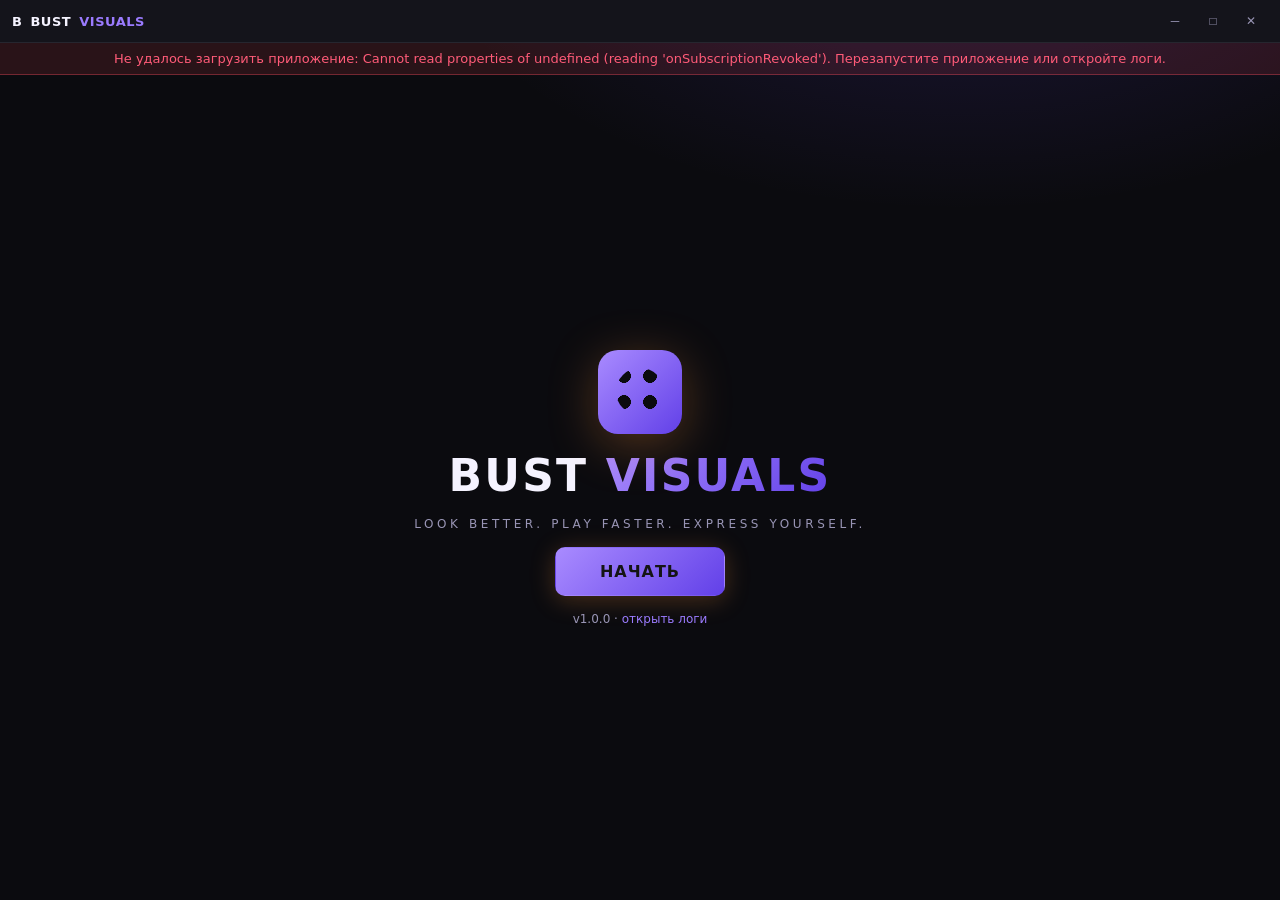
<file: launcher/src/renderer/index.html>
<!DOCTYPE html>
<html lang="ru">
<head>
<meta charset="UTF-8">
<meta http-equiv="Content-Security-Policy" content="default-src 'self'; img-src 'self' https://mc-heads.net data:; style-src 'self' 'unsafe-inline'">
<title>BUST VISUALS</title>
<link rel="stylesheet" href="styles.css">
</head>
<body>
<div class="titlebar">
  <div class="brand"><span class="brand-mark" aria-hidden="true">B</span>BUST<b>VISUALS</b></div>
  <div class="tb-actions">
    <button class="tb-btn" id="tb-min">─</button>
    <button class="tb-btn" id="tb-max">□</button>
    <button class="tb-btn close" id="tb-close">✕</button>
  </div>
</div>

<div id="net-banner" class="net-banner hidden">⚠️ Backend недоступен — запустите backend (npm start) и проверьте соединение</div>

<!-- WELCOME -->
<section id="s-welcome" class="screen welcome">
  <div class="bust-logo big"></div>
  <h1>BUST <span>VISUALS</span></h1>
  <p class="tag">LOOK BETTER. PLAY FASTER. EXPRESS YOURSELF.</p>
  <button class="btn primary xl" id="wl-start">НАЧАТЬ</button>
  <p class="muted small">v1.0.0 · <a href="#" id="wl-logs">открыть логи</a></p>
</section>

<!-- AUTH -->
<section id="s-auth" class="screen auth hidden">
  <div class="auth-card">
    <div class="tabs">
      <button class="tab active" data-t="login">Вход</button>
      <button class="tab" data-t="register">Регистрация</button>
    </div>
    <form class="stack" id="auth-form">
      <label class="f" id="f-username" style="display:none">Ник<input name="username" placeholder="Player"></label>
      <label class="f">Email или ник<input name="identifier" type="text" required autocomplete="username" placeholder="you@example.com или Player"></label>
      <label class="f">Пароль<input name="password" type="password" required minlength="6" placeholder="••••••"></label>
      <p class="err" id="auth-err"></p>
      <button class="btn primary" type="submit" id="auth-submit">Войти</button>
    </form>
    <p class="muted small">Используется локальный профиль BUST VISUALS и локальный Minecraft-ник.</p>
  </div>
</section>

<!-- SETUP MC ACCOUNT -->
<section id="s-mcsetup" class="screen auth hidden">
  <div class="auth-card">
    <h2>Minecraft аккаунт</h2>
    <p class="muted small">Выберите способ входа в Minecraft. Можно добавить оба и переключаться.</p>
    <div class="mc-options">
      <div class="mc-opt">
        <h3>Офлайн-ник</h3>
        <p class="muted small">Без лицензии — по нику (offline-режим серверов)</p>
        <form class="stack" id="offline-form">
          <label class="f">Ник<input name="username" required placeholder="Steve" pattern="[A-Za-z0-9_]{3,16}"></label>
          <button class="btn ghost" type="submit">Создать офлайн-аккаунт</button>
        </form>
      </div>
    </div>
    <div id="mc-list"></div>
    <button class="btn primary xl" id="mc-done">ПРОДОЛЖИТЬ</button>
  </div>
</section>

<!-- MAIN -->
<section id="s-main" class="screen main hidden">
  <aside class="sidebar">
    <nav id="nav">
      <a data-s="home" class="active">🏠 Главная</a>
      <a data-s="servers">🌐 Серверы</a>
      <a data-s="cosmetics">🧣 Косметика</a>
      <a data-s="premium">✦ Premium</a>
      <a data-s="promocodes">🎁 Промокоды</a>
      <a data-s="accounts">👥 Аккаунты</a>
      <a data-s="configs">🧩 Конфиги</a>
      <a data-s="workshop">🛠 Мастерская</a>
      <a data-s="telegram">✈️ Telegram</a>
      <a data-s="news">📰 Новости</a>
      <a data-s="profile">👤 Профиль</a>
      <a data-s="settings">⚙️ Настройки</a>
      <a data-s="client">🎛️ Клиент</a>
    </nav>
  </aside>
  <div class="content-col">
    <header class="topline">
      <div></div>
      <div class="topline-right">
        <span class="premium-chip hidden" id="chip-premium">✦ PREMIUM</span>
        <span class="user-chip" id="chip-user"></span>
      </div>
    </header>
    <main id="view" class="view"></main>
  </div>
</section>

<!-- LAUNCH OVERLAY -->
<div id="launch-overlay" class="modal hidden">
  <div class="box launch-box">
    <h3 id="lp-title">Запуск Minecraft</h3>
    <div class="progress"><div class="progress-bar" id="lp-bar"></div></div>
    <p class="muted small" id="lp-detail"></p>
    <button class="btn ghost" id="lp-close" style="display:none">Готово</button>
  </div>
</div>

<div id="toast" class="toast hidden"></div>
<script src="app.js"></script>
</body>
</html>
</file>
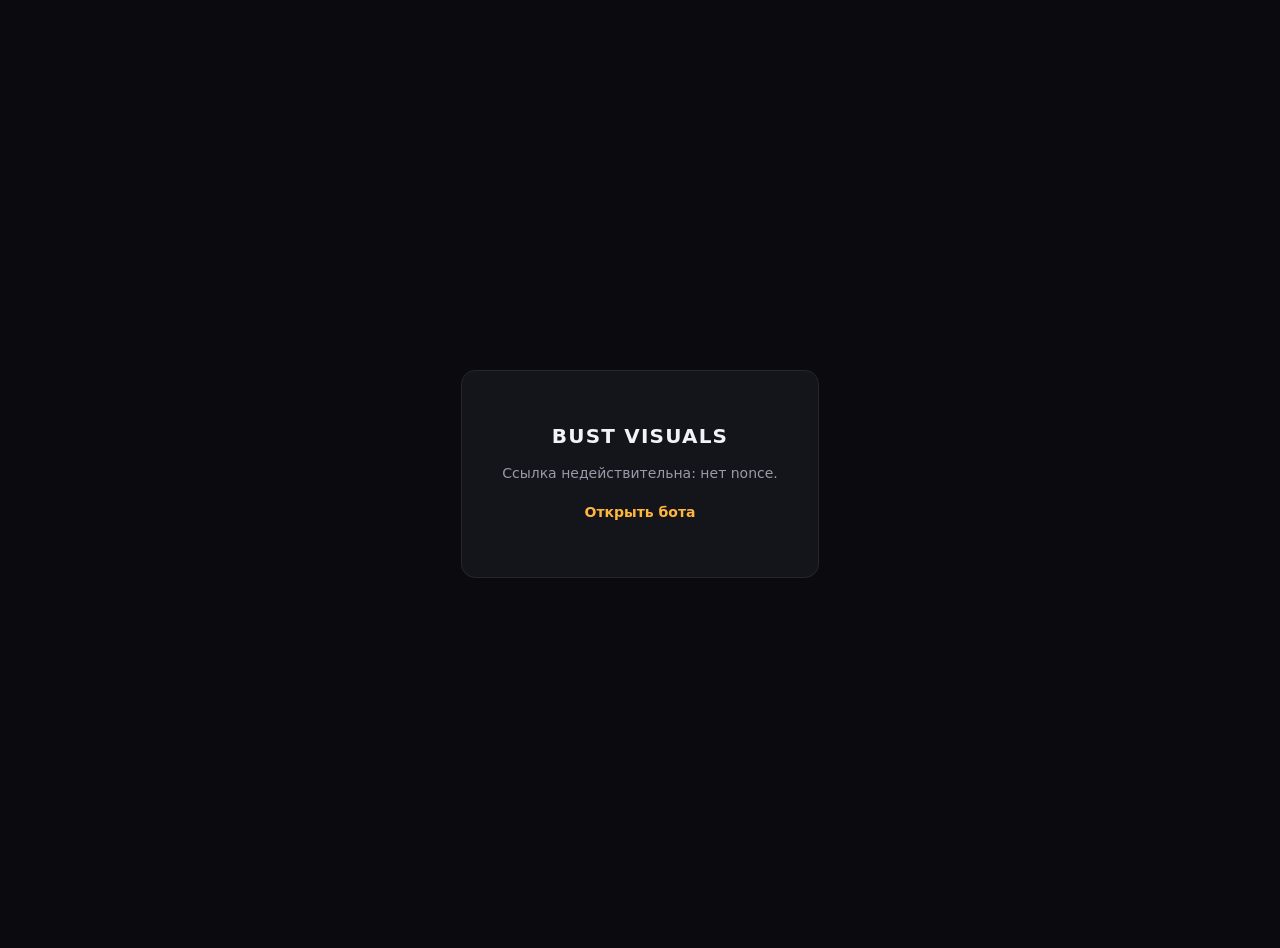
<file: oauth-telegram.html>
<!DOCTYPE html>
<html lang="ru">
<head>
<meta charset="UTF-8">
<meta name="viewport" content="width=device-width, initial-scale=1.0">
<title>Вход через Telegram — BUST VISUALS</title>
<style>
  body{margin:0;min-height:100vh;display:flex;align-items:center;justify-content:center;background:#0B0B0F;color:#F2F2F7;
       font-family:'Manrope','Inter',system-ui,sans-serif;text-align:center;padding:24px}
  .box{border:1px solid #26262F;background:#14141B;border-radius:14px;padding:40px;max-width:420px}
  h1{font-size:20px;letter-spacing:.06em;text-transform:uppercase}
  p{color:#9A9AA8;font-size:14px;line-height:1.6}
  .spinner{width:36px;height:36px;border:3px solid #26262F;border-top-color:#FFB63D;border-radius:50%;
           margin:20px auto;animation:spin 1s linear infinite}
  @keyframes spin{to{transform:rotate(360deg)}}
  a{color:#FFB63D;text-decoration:none;font-weight:700}
</style>
</head>
<body>
<div class="box">
  <h1>BUST VISUALS</h1>
  <div class="spinner" id="spin"></div>
  <p id="msg">Ожидаем подтверждение в Telegram… Не закрывайте эту страницу.</p>
  <p style="margin-top:16px"><a href="https://t.me/BustVisualsBot">Открыть бота</a></p>
</div>
<script>
  const params = new URLSearchParams(location.search);
  const nonce = params.get('nonce');
  const msg = document.getElementById('msg');
  if (!nonce) { msg.textContent = 'Ссылка недействительна: нет nonce.'; document.getElementById('spin').style.display = 'none'; }
  else {
    let left = 150; // 5 минут
    const t = setInterval(async () => {
      if (--left <= 0) {
        clearInterval(t);
        msg.textContent = 'Время истекло. Начните вход заново.';
        document.getElementById('spin').style.display = 'none';
        return;
      }
      try {
        const r = await fetch('/api/auth/oauth/telegram/poll?nonce=' + encodeURIComponent(nonce));
        if (r.status === 404) { clearInterval(t); msg.textContent = 'Ссылка устарела. Начните вход заново.'; document.getElementById('spin').style.display = 'none'; return; }
        const j = await r.json();
        if (j.status === 'ok') {
          clearInterval(t);
          if (j.accessToken) localStorage.setItem('waffle_tokens', JSON.stringify({ access: j.accessToken, refresh: j.refreshToken }));
          document.getElementById('spin').style.display = 'none';
          msg.innerHTML = '✅ Готово! Возвращайтесь в BUST VISUALS.<br><a href="/site/">На сайт</a>';
        }
      } catch { /* backend перезапускается — продолжаем опрос */ }
    }, 2000);
  }
</script>
</body>
</html>
</file>
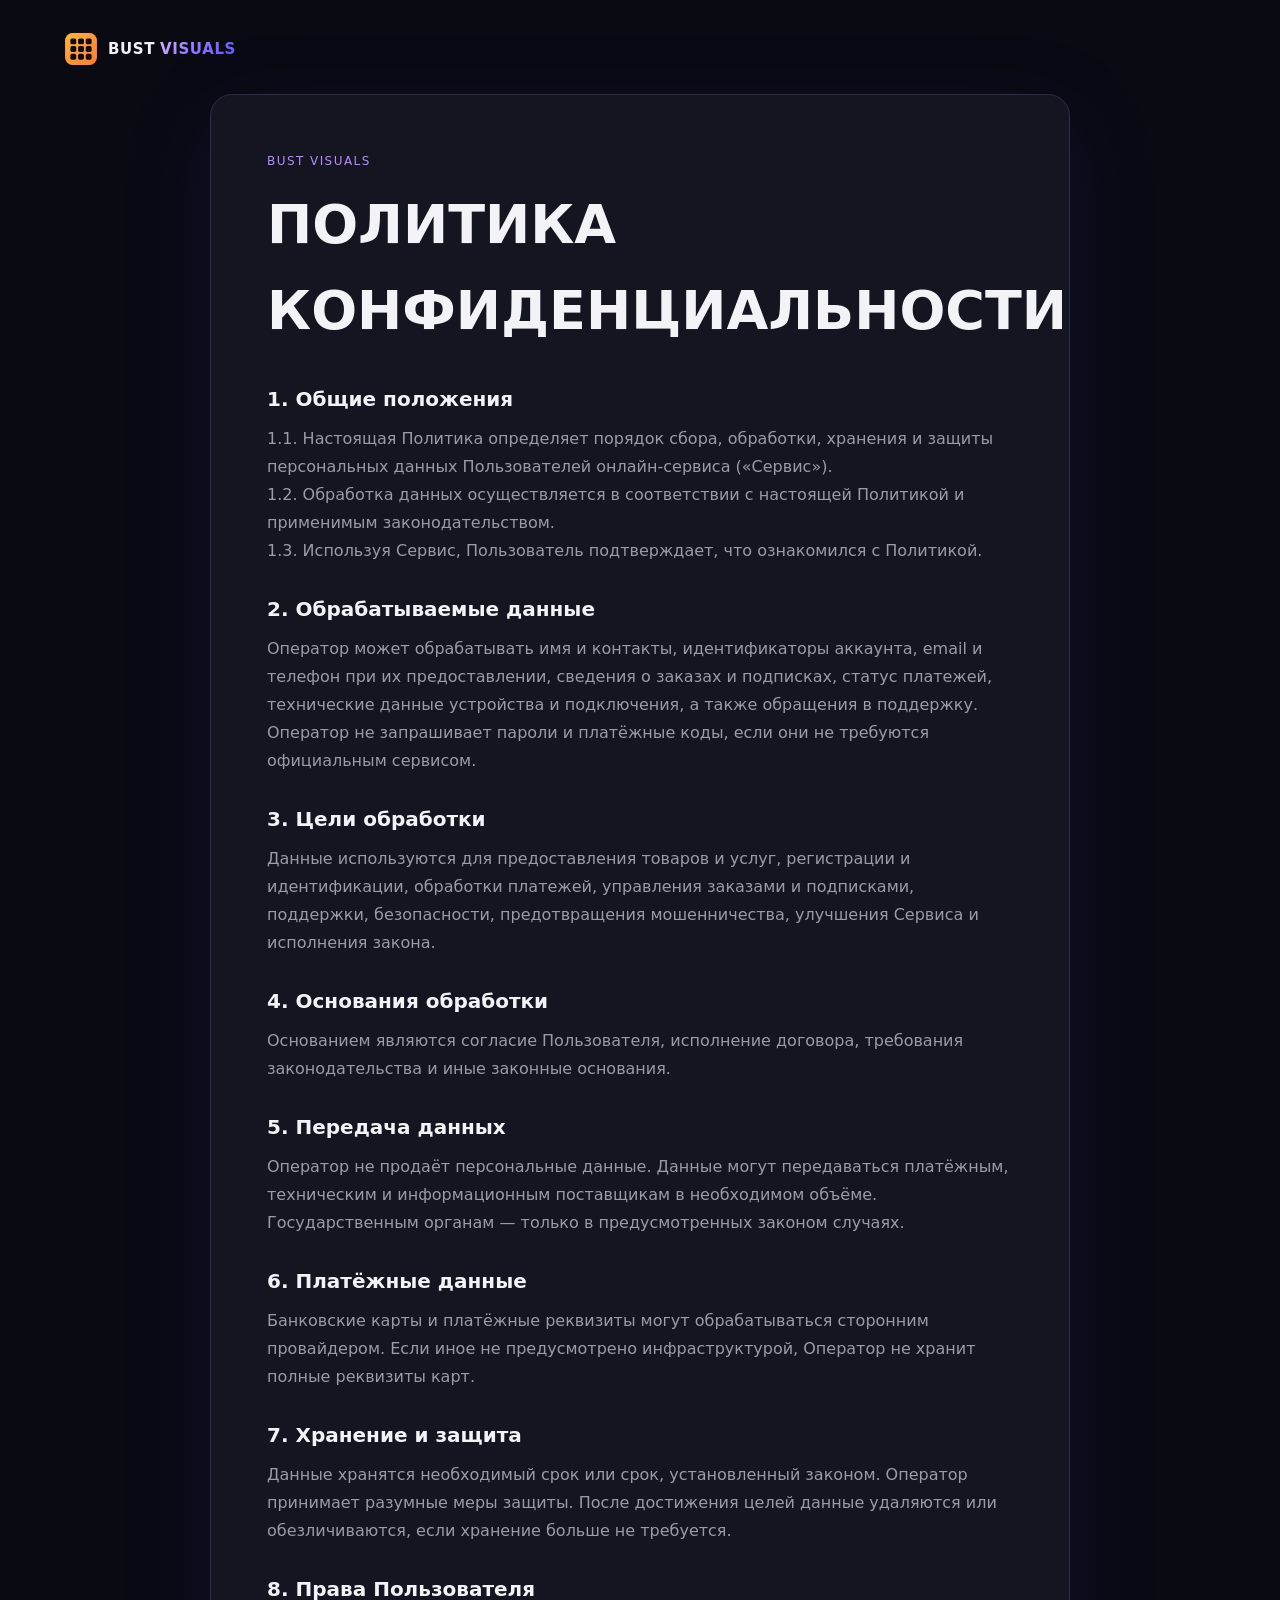
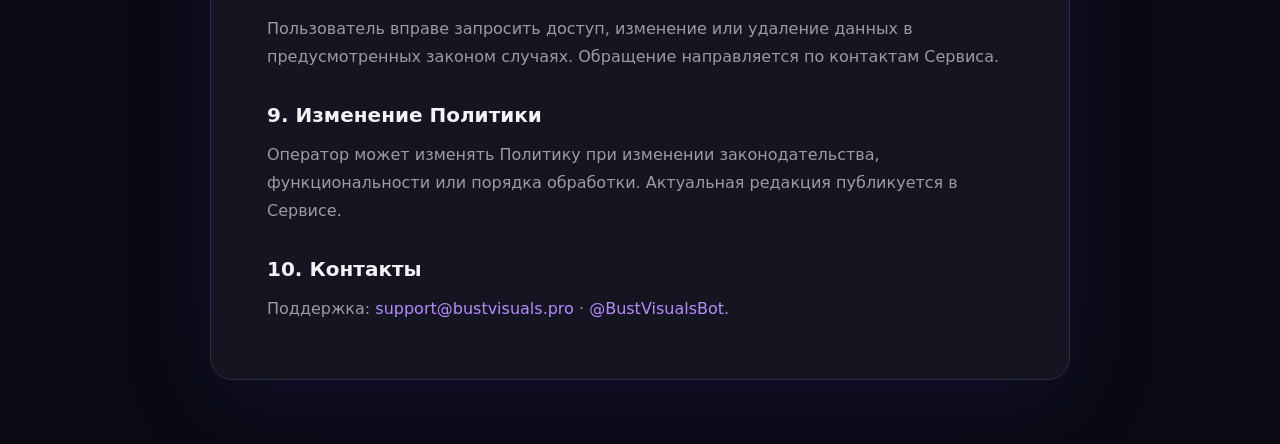
<file: privacy.html>
<!doctype html><html lang="ru"><head><meta charset="utf-8"><meta name="viewport" content="width=device-width,initial-scale=1"><title>Политика конфиденциальности — BUST VISUALS</title><link rel="stylesheet" href="styles.css"></head><body><main class="legal-page"><a class="brand" href="index.html"><img src="assets/logo.svg" alt="" width="34"><span>BUST<b>VISUALS</b></span></a><article class="legal-card"><p class="eyebrow">BUST VISUALS</p><h1>ПОЛИТИКА КОНФИДЕНЦИАЛЬНОСТИ</h1><h2>1. Общие положения</h2><p>1.1. Настоящая Политика определяет порядок сбора, обработки, хранения и защиты персональных данных Пользователей онлайн-сервиса («Сервис»).<br>1.2. Обработка данных осуществляется в соответствии с настоящей Политикой и применимым законодательством.<br>1.3. Используя Сервис, Пользователь подтверждает, что ознакомился с Политикой.</p><h2>2. Обрабатываемые данные</h2><p>Оператор может обрабатывать имя и контакты, идентификаторы аккаунта, email и телефон при их предоставлении, сведения о заказах и подписках, статус платежей, технические данные устройства и подключения, а также обращения в поддержку. Оператор не запрашивает пароли и платёжные коды, если они не требуются официальным сервисом.</p><h2>3. Цели обработки</h2><p>Данные используются для предоставления товаров и услуг, регистрации и идентификации, обработки платежей, управления заказами и подписками, поддержки, безопасности, предотвращения мошенничества, улучшения Сервиса и исполнения закона.</p><h2>4. Основания обработки</h2><p>Основанием являются согласие Пользователя, исполнение договора, требования законодательства и иные законные основания.</p><h2>5. Передача данных</h2><p>Оператор не продаёт персональные данные. Данные могут передаваться платёжным, техническим и информационным поставщикам в необходимом объёме. Государственным органам — только в предусмотренных законом случаях.</p><h2>6. Платёжные данные</h2><p>Банковские карты и платёжные реквизиты могут обрабатываться сторонним провайдером. Если иное не предусмотрено инфраструктурой, Оператор не хранит полные реквизиты карт.</p><h2>7. Хранение и защита</h2><p>Данные хранятся необходимый срок или срок, установленный законом. Оператор принимает разумные меры защиты. После достижения целей данные удаляются или обезличиваются, если хранение больше не требуется.</p><h2>8. Права Пользователя</h2><p>Пользователь вправе запросить доступ, изменение или удаление данных в предусмотренных законом случаях. Обращение направляется по контактам Сервиса.</p><h2>9. Изменение Политики</h2><p>Оператор может изменять Политику при изменении законодательства, функциональности или порядка обработки. Актуальная редакция публикуется в Сервисе.</p><h2>10. Контакты</h2><p>Поддержка: <a href="mailto:support@bustvisuals.pro">support@bustvisuals.pro</a> · <a href="https://t.me/BustVisualsBot">@BustVisualsBot</a>.</p></article></main></body></html>
</file>
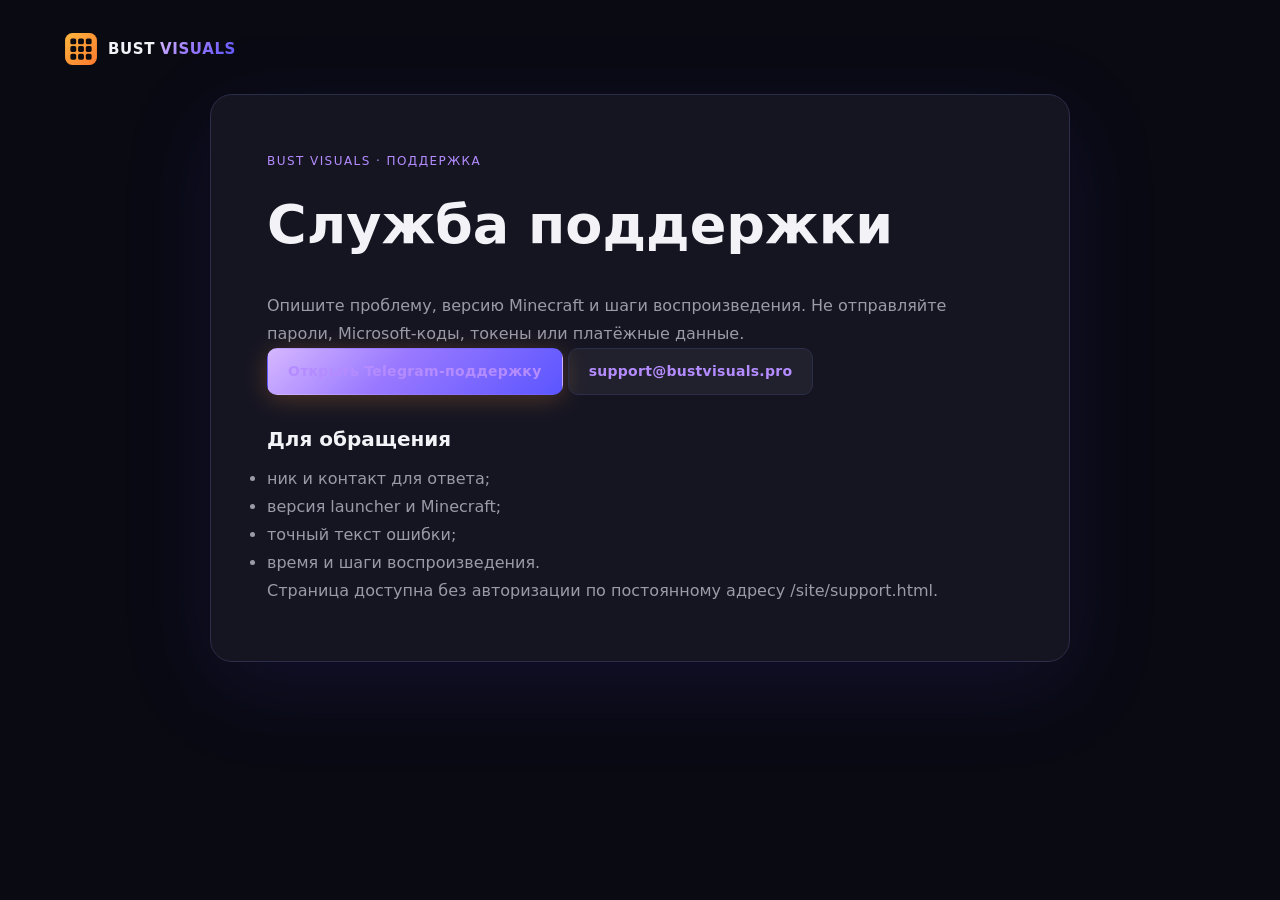
<file: support.html>
<!doctype html><html lang="ru"><head><meta charset="utf-8"><meta name="viewport" content="width=device-width,initial-scale=1"><title>Поддержка — BUST VISUALS</title><link rel="stylesheet" href="styles.css"></head><body><main class="legal-page"><a class="brand" href="index.html"><img src="assets/logo.svg" alt="" width="34"><span>BUST<b>VISUALS</b></span></a><article class="legal-card"><p class="eyebrow">BUST VISUALS · поддержка</p><h1>Служба поддержки</h1><p>Опишите проблему, версию Minecraft и шаги воспроизведения. Не отправляйте пароли, Microsoft-коды, токены или платёжные данные.</p><p><a class="btn btn-primary" href="https://t.me/BustVisualsBot">Открыть Telegram-поддержку</a> <a class="btn btn-ghost" href="mailto:support@bustvisuals.pro">support@bustvisuals.pro</a></p><h2>Для обращения</h2><ul><li>ник и контакт для ответа;</li><li>версия launcher и Minecraft;</li><li>точный текст ошибки;</li><li>время и шаги воспроизведения.</li></ul><p class="muted">Страница доступна без авторизации по постоянному адресу /site/support.html.</p></article></main></body></html>
</file>
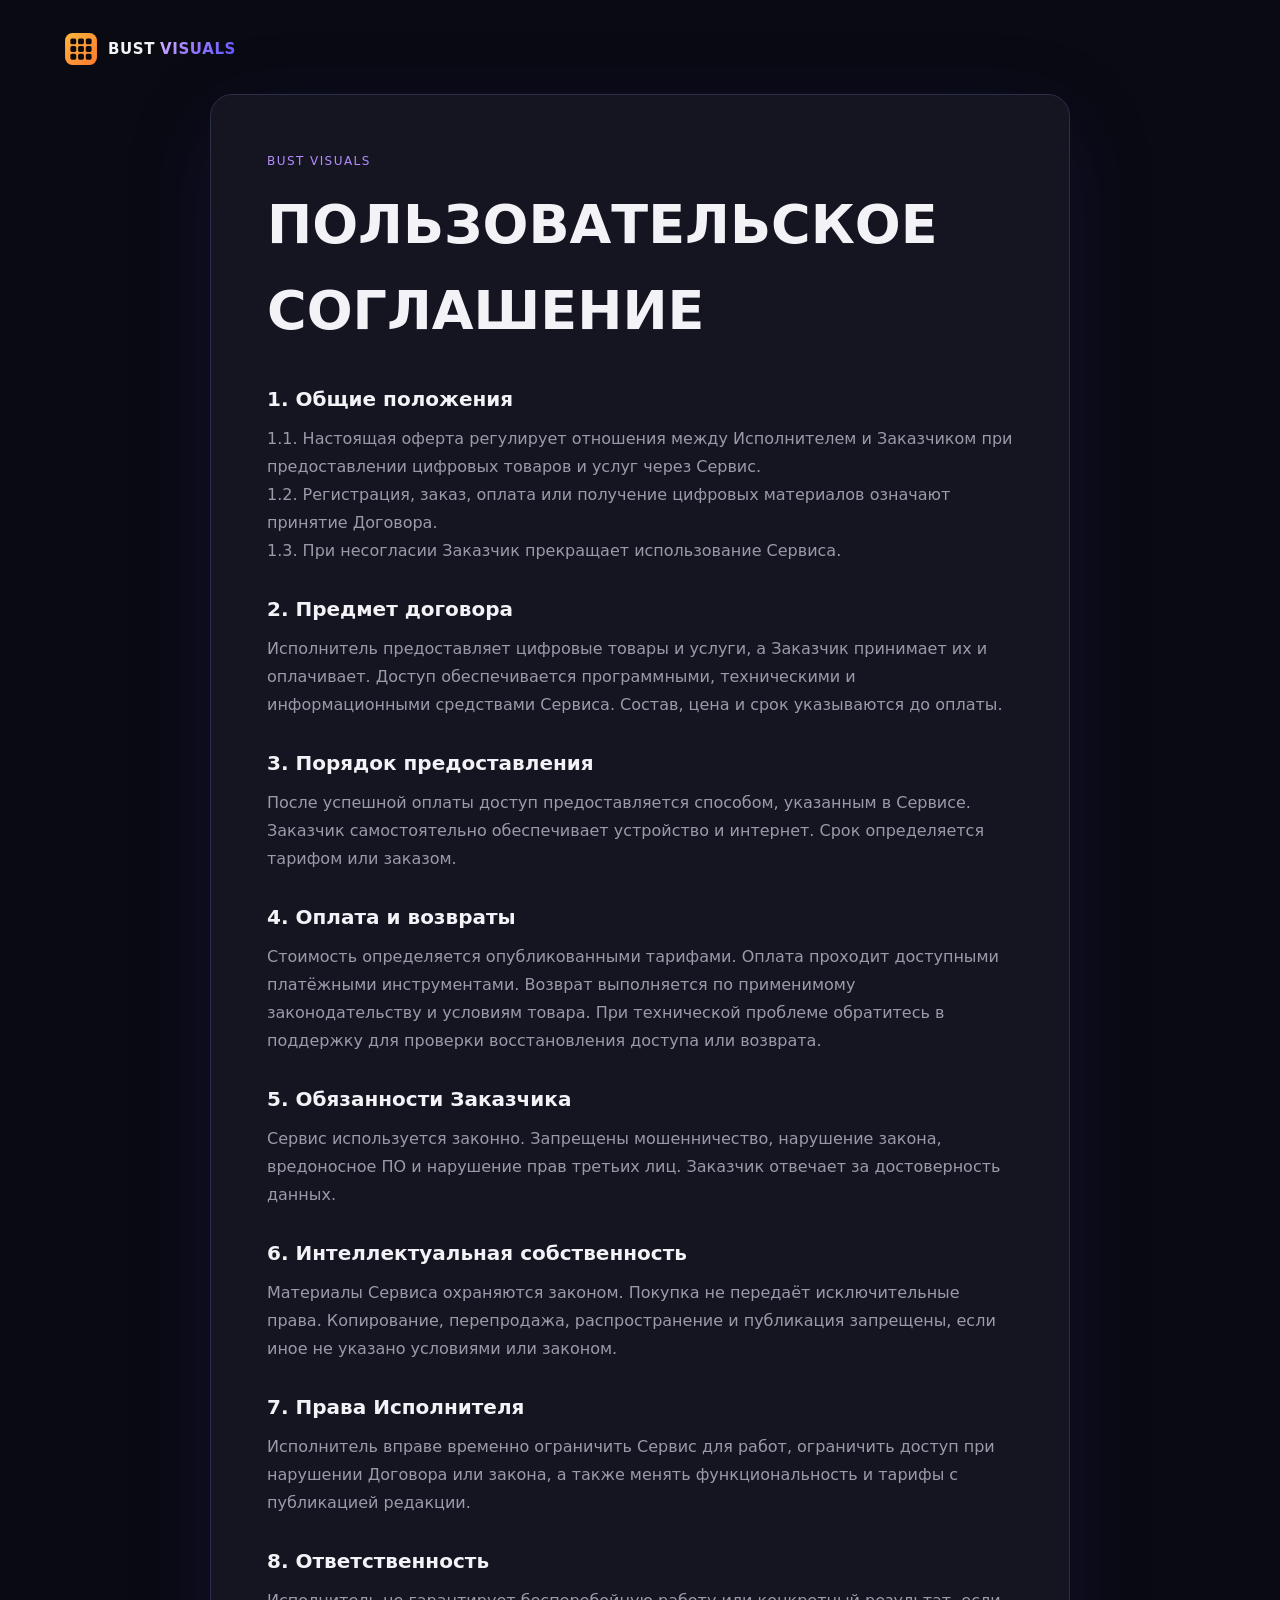
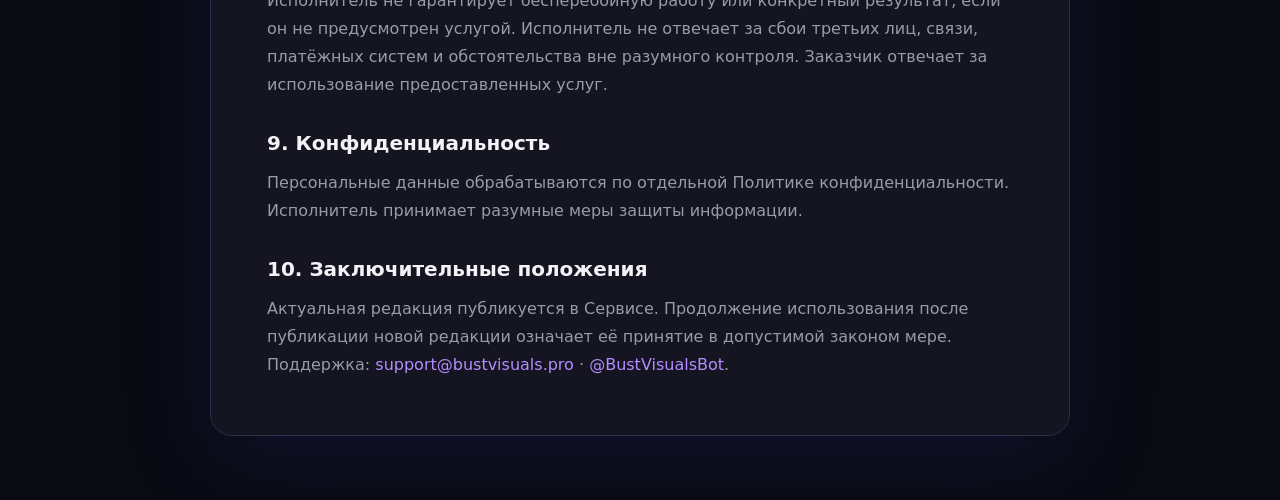
<file: terms.html>
<!doctype html><html lang="ru"><head><meta charset="utf-8"><meta name="viewport" content="width=device-width,initial-scale=1"><title>Пользовательское соглашение — BUST VISUALS</title><link rel="stylesheet" href="styles.css"></head><body><main class="legal-page"><a class="brand" href="index.html"><img src="assets/logo.svg" alt="" width="34"><span>BUST<b>VISUALS</b></span></a><article class="legal-card"><p class="eyebrow">BUST VISUALS</p><h1>ПОЛЬЗОВАТЕЛЬСКОЕ СОГЛАШЕНИЕ</h1><h2>1. Общие положения</h2><p>1.1. Настоящая оферта регулирует отношения между Исполнителем и Заказчиком при предоставлении цифровых товаров и услуг через Сервис.<br>1.2. Регистрация, заказ, оплата или получение цифровых материалов означают принятие Договора.<br>1.3. При несогласии Заказчик прекращает использование Сервиса.</p><h2>2. Предмет договора</h2><p>Исполнитель предоставляет цифровые товары и услуги, а Заказчик принимает их и оплачивает. Доступ обеспечивается программными, техническими и информационными средствами Сервиса. Состав, цена и срок указываются до оплаты.</p><h2>3. Порядок предоставления</h2><p>После успешной оплаты доступ предоставляется способом, указанным в Сервисе. Заказчик самостоятельно обеспечивает устройство и интернет. Срок определяется тарифом или заказом.</p><h2>4. Оплата и возвраты</h2><p>Стоимость определяется опубликованными тарифами. Оплата проходит доступными платёжными инструментами. Возврат выполняется по применимому законодательству и условиям товара. При технической проблеме обратитесь в поддержку для проверки восстановления доступа или возврата.</p><h2>5. Обязанности Заказчика</h2><p>Сервис используется законно. Запрещены мошенничество, нарушение закона, вредоносное ПО и нарушение прав третьих лиц. Заказчик отвечает за достоверность данных.</p><h2>6. Интеллектуальная собственность</h2><p>Материалы Сервиса охраняются законом. Покупка не передаёт исключительные права. Копирование, перепродажа, распространение и публикация запрещены, если иное не указано условиями или законом.</p><h2>7. Права Исполнителя</h2><p>Исполнитель вправе временно ограничить Сервис для работ, ограничить доступ при нарушении Договора или закона, а также менять функциональность и тарифы с публикацией редакции.</p><h2>8. Ответственность</h2><p>Исполнитель не гарантирует бесперебойную работу или конкретный результат, если он не предусмотрен услугой. Исполнитель не отвечает за сбои третьих лиц, связи, платёжных систем и обстоятельства вне разумного контроля. Заказчик отвечает за использование предоставленных услуг.</p><h2>9. Конфиденциальность</h2><p>Персональные данные обрабатываются по отдельной Политике конфиденциальности. Исполнитель принимает разумные меры защиты информации.</p><h2>10. Заключительные положения</h2><p>Актуальная редакция публикуется в Сервисе. Продолжение использования после публикации новой редакции означает её принятие в допустимой законом мере.</p><p>Поддержка: <a href="mailto:support@bustvisuals.pro">support@bustvisuals.pro</a> · <a href="https://t.me/BustVisualsBot">@BustVisualsBot</a>.</p></article></main></body></html>
</file>
<file: launcher/src/renderer/styles.css>
:root{
  --bg:#0B0B0F; --surface:#14141B; --surface2:#1B1B24; --border:#26262F;
  --text:#F5F3FF; --dim:#9995B5; --amber:#9B7BFF; --amber2:#5C3BDB;
  --green:#52E0A1; --red:#FF5B78; --accent:#9B7BFF;
  --grad:linear-gradient(135deg,#A98BFF,#6240E8);
  --r:14px; --r-s:10px;
}
*{margin:0;padding:0;box-sizing:border-box}
body{background:radial-gradient(900px 500px at 75% -10%,rgba(111,76,255,.18),transparent 60%),var(--bg);color:var(--text);font-family:'Manrope','Inter',system-ui,'Segoe UI',sans-serif;overflow:hidden;height:100vh;display:flex;flex-direction:column}
a{color:var(--accent);text-decoration:none}
.hidden{display:none!important}
.cos-preview{display:block;width:100%;height:110px;object-fit:contain;border-radius:10px;margin:10px 0;background:radial-gradient(circle,rgba(155,123,255,.18),transparent 70%)}
.cos-animated{animation:cosPulse 2.2s ease-in-out infinite;filter:drop-shadow(0 0 12px rgba(155,123,255,.45))}
@keyframes cosPulse{0%,100%{transform:translateY(0) scale(1);filter:drop-shadow(0 0 8px rgba(155,123,255,.35))}50%{transform:translateY(-4px) scale(1.035);filter:drop-shadow(0 0 20px rgba(155,123,255,.8))}}
.muted{color:var(--dim)} .small{font-size:12px} .err{color:var(--red);font-size:13px;min-height:16px}

.titlebar{display:flex;align-items:center;justify-content:space-between;padding:8px 12px;-webkit-app-region:drag;border-bottom:1px solid var(--border);background:var(--surface)}
.brand{font-weight:800;letter-spacing:.04em;font-size:13px;display:flex;align-items:center;gap:8px}
.brand b{color:var(--accent)}
.tb-actions{-webkit-app-region:no-drag;display:flex;gap:4px}
.tb-btn{background:transparent;border:0;color:var(--dim);width:34px;height:26px;border-radius:6px;cursor:pointer;font-size:12px}
.tb-btn:hover{background:rgba(255,255,255,.08);color:var(--text)}
.tb-btn.close:hover{background:rgba(255,77,94,.2)}

.net-banner{background:rgba(255,77,94,.12);border-bottom:1px solid rgba(255,77,94,.35);color:var(--red);padding:8px 16px;font-size:13px;text-align:center}

.screen{flex:1;overflow:auto}
.btn{display:inline-flex;align-items:center;justify-content:center;gap:8px;border:1px solid transparent;border-radius:var(--r-s);padding:10px 20px;font-weight:700;font-size:14px;cursor:pointer;font-family:inherit;transition:transform .15s,box-shadow .15s,background .15s}
.btn:hover{transform:translateY(-1px)}
.btn.primary{background:var(--grad);color:#141414;box-shadow:0 4px 24px rgba(255,150,60,.25)}
.btn.primary:hover{box-shadow:0 6px 30px rgba(255,150,60,.45)}
.btn.ghost{background:rgba(255,255,255,.05);border-color:var(--border);color:var(--text)}
.btn.ghost:hover{background:rgba(255,255,255,.09)}
.btn.xl{padding:14px 44px;font-size:16px;letter-spacing:.06em}
.btn[disabled]{opacity:.5;cursor:not-allowed;transform:none}

/* welcome */
.welcome{display:flex;flex-direction:column;align-items:center;justify-content:center;gap:16px;text-align:center}
.bust-logo{width:84px;height:84px;border-radius:20px;background:var(--grad);position:relative;box-shadow:0 10px 50px rgba(255,150,60,.3)}
.bust-logo::before{content:"";position:absolute;inset:22%;background:
  radial-gradient(circle 7px at 8px 8px,#0B0B0F 98%,transparent),
  radial-gradient(circle 7px at 34px 8px,#0B0B0F 98%,transparent),
  radial-gradient(circle 7px at 8px 34px,#0B0B0F 98%,transparent),
  radial-gradient(circle 7px at 34px 34px,#0B0B0F 98%,transparent);border-radius:50%}
.welcome h1{font-size:44px;letter-spacing:.05em}
.welcome h1 span{background:var(--grad);-webkit-background-clip:text;background-clip:text;-webkit-text-fill-color:transparent}
.welcome .tag{color:var(--dim);letter-spacing:.3em;font-size:12px;text-transform:uppercase}

/* auth */
.auth{display:flex;align-items:center;justify-content:center}
.auth-card{background:var(--surface);border:1px solid var(--border);border-radius:var(--r);padding:30px;width:420px;display:flex;flex-direction:column;gap:16px}
.tabs{display:flex;gap:6px;background:var(--surface2);padding:4px;border-radius:10px}
.tab{flex:1;padding:8px;border-radius:8px;background:transparent;border:0;color:var(--dim);font-weight:700;cursor:pointer;font-family:inherit}
.tab.active{background:rgba(255,182,61,.15);color:var(--accent)}
.stack{display:flex;flex-direction:column;gap:12px}
label.f{display:flex;flex-direction:column;gap:6px;font-size:13px;color:var(--dim)}
input,select{background:var(--surface2);border:1px solid var(--border);border-radius:8px;color:var(--text);padding:10px 12px;font:inherit;outline:none}
input:focus,select:focus{border-color:rgba(255,182,61,.6)}
.divider{display:flex;align-items:center;gap:12px;color:var(--dim);font-size:12px}
.divider::before,.divider::after{content:"";flex:1;height:1px;background:var(--border)}
.oauth-row{display:flex;gap:8px}
.oauth-row .btn{flex:1}
.mc-options{display:grid;grid-template-columns:1fr 1fr;gap:12px}
.mc-opt{border:1px solid var(--border);border-radius:12px;padding:16px;display:flex;flex-direction:column;gap:8px}
.mc-opt h3{font-size:15px}
.code-big{font-family:ui-monospace,Consolas,monospace;font-size:28px;letter-spacing:.3em;text-align:center;background:var(--surface2);border:1px dashed var(--border);border-radius:10px;padding:10px}
#mc-list{display:flex;flex-direction:column;gap:6px}
.mc-item{display:flex;justify-content:space-between;align-items:center;border:1px solid var(--border);border-radius:10px;padding:10px 14px}
.mc-item.active{border-color:rgba(255,182,61,.55);background:rgba(255,182,61,.06)}

/* main layout */
.main{display:grid;grid-template-columns:210px 1fr;overflow:hidden}
.sidebar{background:var(--surface);border-right:1px solid var(--border);padding:14px 10px}
.sidebar nav{display:flex;flex-direction:column;gap:2px}
.sidebar a{padding:10px 14px;border-radius:10px;color:var(--dim);cursor:pointer;font-weight:600;font-size:14px}
.sidebar a:hover{color:var(--text);background:rgba(255,255,255,.04)}
.sidebar a.active{color:var(--accent);background:rgba(255,182,61,.1)}
.content-col{display:flex;flex-direction:column;overflow:hidden}
.topline{display:flex;justify-content:space-between;align-items:center;padding:14px 22px;border-bottom:1px solid var(--border)}
.topline-right{display:flex;gap:10px;align-items:center}
.premium-chip{color:var(--accent);border:1px solid rgba(255,182,61,.45);background:rgba(255,182,61,.08);border-radius:8px;padding:4px 10px;font-size:12px;font-weight:800;letter-spacing:.06em}
.user-chip{color:var(--dim);font-size:13px}
.view{flex:1;overflow:auto;padding:22px}
h1.page{font-size:20px;text-transform:uppercase;letter-spacing:.06em;margin-bottom:16px}
h2.sec{font-size:12px;color:var(--dim);text-transform:uppercase;letter-spacing:.12em;margin:22px 0 10px}

/* cards */
.card{background:var(--surface);border:1px solid var(--border);border-radius:var(--r);padding:20px}
.server-hero{background:linear-gradient(160deg,var(--surface2),var(--surface) 65%);border:1px solid var(--border);border-radius:var(--r);padding:28px;position:relative;overflow:hidden}
.server-hero::before{content:"";position:absolute;inset:0;background:radial-gradient(600px 220px at 15% 0%,rgba(255,182,61,.1),transparent);pointer-events:none}
.server-hero h2{font-size:26px;letter-spacing:.05em;margin-bottom:12px}
.srow{display:flex;align-items:center;gap:14px;flex-wrap:wrap;margin-top:10px}
.dot{width:10px;height:10px;border-radius:50%;display:inline-block}
.dot.ONLINE{background:var(--green);box-shadow:0 0 10px var(--green)}
.dot.OFFLINE{background:var(--red);box-shadow:0 0 10px var(--red)}
.dot.UNKNOWN{background:var(--dim)}
.ip{font-family:ui-monospace,Consolas,monospace;background:var(--surface2);border:1px solid var(--border);padding:6px 12px;border-radius:8px;font-size:13px}
.temp{font-size:10px;font-weight:800;color:var(--accent);border:1px solid rgba(255,182,61,.45);padding:3px 8px;border-radius:6px;letter-spacing:.08em}
.grid{display:grid;gap:14px}
.grid.c3{grid-template-columns:repeat(3,1fr)}
.grid.c4{grid-template-columns:repeat(4,1fr)}
.grid.c2{grid-template-columns:repeat(2,1fr)}
.chips{display:flex;gap:8px;flex-wrap:wrap;margin-bottom:14px}
.chip{background:var(--surface2);border:1px solid var(--border);border-radius:18px;padding:6px 14px;font-size:13px;color:var(--dim);cursor:pointer}
.chip.active{background:rgba(255,182,61,.14);border-color:rgba(255,182,61,.5);color:var(--accent)}
.rar-COMMON{color:#9A9AA8}.rar-RARE{color:#4D8DFF}.rar-EPIC{color:#9B5CFF}.rar-LEGENDARY{color:#FFB63D}.rar-MYTHIC{color:#FF4D5E}
.locked{opacity:.55}
.play-big{width:100%;padding:16px;font-size:18px;letter-spacing:.12em;margin-top:14px}
.plan{ text-align:center}
.plan .price{font-size:34px;font-weight:800;background:var(--grad);-webkit-background-clip:text;background-clip:text;-webkit-text-fill-color:transparent;margin:8px 0 14px}
.plan .ttl{color:var(--dim);font-size:12px;letter-spacing:.1em;text-transform:uppercase;font-weight:800}
table{width:100%;border-collapse:collapse;font-size:14px}
th{text-align:left;color:var(--dim);font-size:11px;text-transform:uppercase;letter-spacing:.08em;padding:8px 10px;border-bottom:1px solid var(--border)}
td{padding:8px 10px;border-bottom:1px solid rgba(38,38,47,.5)}
.qr{width:200px;height:200px;background:#fff;border-radius:12px;padding:8px;image-rendering:pixelated}
.code-tele{font-size:34px;letter-spacing:.25em;text-align:center;font-weight:800;color:var(--accent)}

/* progress & modal & toast */
.modal{position:fixed;inset:0;background:rgba(0,0,0,.65);display:flex;align-items:center;justify-content:center;z-index:100}
.modal .box{background:var(--surface);border:1px solid var(--border);border-radius:var(--r);padding:26px;width:100%;max-width:440px;display:flex;flex-direction:column;gap:12px}
.progress{height:8px;background:var(--surface2);border-radius:6px;overflow:hidden}
.progress-bar{height:100%;width:0%;background:var(--grad);transition:width .3s}
.toast{position:fixed;bottom:20px;right:20px;background:var(--surface2);border:1px solid var(--border);border-left:3px solid var(--accent);border-radius:10px;padding:12px 18px;font-size:13px;z-index:200;max-width:380px}
.toast.err{border-left-color:var(--red)}

@media (prefers-reduced-motion:reduce){*{transition:none!important;animation:none!important}}

/* ===== pulse-layout: BUST restyle ===== */
:root{--accent2:#FF7A2F}
.sidebar{width:200px}
.sidebar a.active{background:linear-gradient(135deg,var(--accent),var(--accent2));color:#141414;border-radius:12px}
.hero-banner{position:relative;border-radius:18px;overflow:hidden;min-height:260px;display:flex;flex-direction:column;justify-content:flex-end;padding:34px;background:linear-gradient(145deg,rgba(42,31,82,.96),rgba(20,20,30,.96) 64%);border:1px solid rgba(155,123,255,.32);box-shadow:0 18px 60px rgba(50,31,130,.22);
  background:linear-gradient(120deg,rgba(255,122,47,.25),rgba(27,27,36,.9)),radial-gradient(800px 300px at 70% 20%,rgba(255,122,47,.35),transparent),#101018}
.hero-banner h1{font-size:34px;line-height:1.15;margin-bottom:6px}
.hero-banner h1 span{background:var(--grad);-webkit-background-clip:text;background-clip:text;-webkit-text-fill-color:transparent}
.hero-banner .sub{color:var(--dim);margin-bottom:18px}
.hero-row{display:flex;gap:12px;align-items:center;flex-wrap:wrap}
.play-xl{padding:15px 42px;font-size:17px;letter-spacing:.1em;box-shadow:0 8px 40px rgba(255,122,47,.35)}
.vsel{background:var(--surface2);border:1px solid var(--border);border-radius:12px;padding:12px 16px}
.nick-chip{background:rgba(255,122,47,.1);border:1px solid rgba(255,122,47,.35);border-radius:10px;padding:7px 12px;font-size:13px}
.vcard{position:relative;border-radius:14px;overflow:hidden;height:96px;display:flex;align-items:flex-end;padding:16px;cursor:pointer;border:1px solid var(--border);transition:transform .15s}
.vcard:hover{transform:translateY(-2px)}
.vcard.sel{border-color:var(--accent);box-shadow:0 0 0 1px var(--accent),0 10px 40px rgba(255,122,47,.25)}
.vcard .bg{position:absolute;inset:0;background:linear-gradient(90deg,rgba(255,122,47,.15),transparent 60%),#12121a}
.vcard.sel .bg{background:linear-gradient(90deg,rgba(255,122,47,.55),rgba(255,122,47,.2))}
.ws-item{display:flex;gap:14px;align-items:center;background:var(--surface);border:1px solid var(--border);border-radius:12px;padding:14px;margin-bottom:10px}
.ws-item img{width:52px;height:52px;border-radius:10px;background:#1b1b24}
.usercard{background:var(--surface);border:1px solid var(--border);border-radius:12px;padding:10px}
/* Glass client menu inspired by the supplied Visuals reference. */
.client-menu-grid{display:grid;grid-template-columns:repeat(5,minmax(150px,1fr));gap:12px;margin-top:18px}
.client-panel{overflow:hidden;border:1px solid rgba(255,255,255,.12);border-radius:14px;background:linear-gradient(145deg,rgba(75,61,47,.78),rgba(24,26,31,.86));box-shadow:0 12px 32px rgba(0,0,0,.25);backdrop-filter:blur(12px)}
.client-panel header{display:flex;justify-content:space-between;padding:14px 13px 11px;border-bottom:1px solid rgba(255,255,255,.15);font-size:16px}
.client-panel header b{color:#fff}.client-panel header span{color:var(--accent)}
.client-row{display:flex;justify-content:space-between;width:100%;padding:9px 13px;border:0;background:transparent;color:#d9d9df;text-align:left;font:inherit;cursor:pointer}
.client-row:hover,.client-row.enabled{color:#fff;background:rgba(255,255,255,.10)}.client-row.enabled .client-check{color:var(--accent)}
.client-check{font-weight:800;color:transparent}.optimization-card{display:flex;justify-content:space-between;align-items:center;margin-top:16px;border-color:var(--accent)}
.switch input{display:none}.switch span{display:block;width:44px;height:24px;border-radius:20px;background:#3b3d46;position:relative;cursor:pointer}.switch span:after{content:"";position:absolute;width:18px;height:18px;left:3px;top:3px;border-radius:50%;background:#fff;transition:.15s}.switch input:checked+span{background:var(--accent)}.switch input:checked+span:after{left:23px}
@media(max-width:1050px){.client-menu-grid{grid-template-columns:repeat(3,minmax(150px,1fr))}}@media(max-width:700px){.client-menu-grid{grid-template-columns:repeat(2,minmax(140px,1fr))}}
</file>
<file: styles.css>
/* BUST VISUALS — original dark graphite + neon pulse visual system */
:root{
  --bg:#090a12; --surface:#111321; --surface2:#171a2b; --border:#2a2e48;
  --text:#F2F2F7; --dim:#9A9AA8;
  --amber:#b48cff; --amber2:#6d5cff;
  --blue:#4D8DFF; --purple:#9B5CFF; --cyan:#33D6E2; --red:#FF4D5E; --green:#3DDC84;
  --r:14px; --r-s:10px;
  --accent:var(--amber);
  --grad:linear-gradient(135deg,#d5b7ff 0%,#9a79ff 42%,#5b55ff 100%);
}
*{margin:0;padding:0;box-sizing:border-box}
html{scroll-behavior:smooth}
body{background:var(--bg);color:var(--text);font-family:'Manrope','Inter',system-ui,-apple-system,'Segoe UI',sans-serif;line-height:1.6;min-height:100vh;display:flex;flex-direction:column}
a{color:inherit;text-decoration:none}
img{max-width:100%}
.muted{color:var(--dim)}
.hidden{display:none!important}
.cos-preview{display:block;width:100%;height:140px;object-fit:contain;border-radius:12px;margin:8px 0;background:radial-gradient(circle,rgba(126,99,255,.18),transparent 70%)}
.cos-animated{animation:cosPulse 2.2s ease-in-out infinite;filter:drop-shadow(0 0 12px rgba(126,99,255,.45))}
@keyframes cosPulse{0%,100%{transform:translateY(0) scale(1)}50%{transform:translateY(-5px) scale(1.04)}}

/* BUST grid background */
.bg-bust{position:fixed;inset:0;z-index:-1;opacity:.26;pointer-events:none;
  background:radial-gradient(ellipse 60% 45% at 12% 0%,rgba(106,83,255,.22),transparent 70%),
    radial-gradient(ellipse 48% 42% at 94% 18%,rgba(214,131,255,.14),transparent 72%),
    linear-gradient(rgba(255,255,255,.018) 1px,transparent 1px),linear-gradient(90deg,rgba(255,255,255,.018) 1px,transparent 1px);
  background-size:auto,auto,64px 64px}

/* topbar */
.topbar{display:flex;align-items:center;gap:28px;padding:14px 32px;border-bottom:1px solid rgba(180,140,255,.2);
  position:sticky;top:0;background:rgba(9,10,18,.78);backdrop-filter:blur(18px);z-index:50}
.brand{display:flex;align-items:center;gap:10px;font-weight:800;letter-spacing:.04em;font-size:15px}
.brand b{background:var(--grad);-webkit-background-clip:text;background-clip:text;-webkit-text-fill-color:transparent;margin-left:5px}
.nav{display:flex;gap:20px;font-size:14px;color:var(--dim);flex-wrap:wrap}
.nav a:hover{color:var(--text)}
.premium-link{color:var(--amber)}
.topbar-right{margin-left:auto;display:flex;gap:12px;align-items:center}
.userchip{font-size:13px;color:var(--dim)}
.userchip b{color:var(--text)}

/* buttons */
.btn{display:inline-flex;align-items:center;justify-content:center;gap:8px;padding:10px 20px;border-radius:var(--r-s);
  font-weight:700;font-size:14px;letter-spacing:.02em;border:1px solid transparent;cursor:pointer;transition:transform .15s ease, box-shadow .15s ease, background .15s}
.btn:hover{transform:translateY(-1px)}
.btn-primary{background:var(--grad);color:#141414;box-shadow:0 4px 24px rgba(255,150,60,.25)}
.btn-primary:hover{box-shadow:0 6px 32px rgba(255,150,60,.4)}
.btn-ghost{background:rgba(255,255,255,.05);border-color:var(--border);color:var(--text)}
.btn-ghost:hover{background:rgba(255,255,255,.09)}
.btn-danger{background:rgba(255,77,94,.12);border-color:rgba(255,77,94,.4);color:var(--red)}
.btn[disabled]{opacity:.5;cursor:not-allowed;transform:none}

/* layout */
.app{flex:1;width:100%;max-width:1180px;margin:0 auto;padding:36px 28px 64px}
.loading{color:var(--dim);text-align:center;padding:80px 0}
.page-head{margin-bottom:28px}
.page-head h1{font-size:clamp(26px,4vw,40px);text-transform:uppercase;letter-spacing:.06em}
.page-head p{color:var(--dim);margin-top:6px}
.section-title{font-size:13px;font-weight:800;letter-spacing:.14em;text-transform:uppercase;color:var(--dim);margin:34px 0 14px}

/* hero */
.hero{text-align:center;padding:92px 16px 70px;position:relative;isolation:isolate}
.hero::before{content:"";position:absolute;z-index:-1;width:min(760px,92vw);height:420px;left:50%;top:28px;transform:translateX(-50%);border-radius:50%;background:radial-gradient(ellipse,rgba(126,99,255,.2),transparent 68%);filter:blur(12px);pointer-events:none}
.hero::after{content:"";position:absolute;z-index:-1;width:min(540px,78vw);height:220px;left:50%;top:112px;transform:translateX(-50%);border:1px solid rgba(180,140,255,.22);border-radius:50%;box-shadow:0 0 70px rgba(121,91,255,.2),inset 0 0 50px rgba(121,91,255,.08);pointer-events:none}
.hero h1{font-size:clamp(38px,7vw,76px);font-weight:800;letter-spacing:.04em;line-height:1.05}
.hero h1 span{background:var(--grad);-webkit-background-clip:text;background-clip:text;-webkit-text-fill-color:transparent}
.hero .tag{margin-top:14px;font-size:clamp(15px,2.2vw,20px);color:#b4b6d4;letter-spacing:.24em;text-transform:uppercase}
.hero-btns{display:flex;gap:14px;justify-content:center;flex-wrap:wrap;margin-top:34px}
.hero-art{max-width:760px;margin:54px auto 0;border-radius:18px;border:1px solid rgba(180,140,255,.35);overflow:hidden;box-shadow:0 24px 90px rgba(0,0,0,.62),0 0 60px rgba(103,81,255,.16);background:#0d0f1b}
.hero-art img{display:block;width:100%;aspect-ratio:16/7;object-fit:cover;opacity:.94}
.hero-sv{display:grid;grid-template-columns:1.05fr .95fr;gap:42px;align-items:center;text-align:left;padding-top:72px}
.hero-sv::after{left:auto;right:4%;top:70px;transform:none;width:420px;height:300px;border-radius:28px}
.hero-copy{position:relative;z-index:1}.hero-copy .eyebrow{color:var(--amber);font-size:12px;font-weight:800;letter-spacing:.16em;text-transform:uppercase;margin-bottom:18px}
.hero-copy .tag{max-width:560px;letter-spacing:.02em;text-transform:none;line-height:1.55}.hero-note{margin-top:18px;color:var(--dim);font-size:12px;letter-spacing:.04em}
.hero-panel{position:relative;border:1px solid rgba(180,140,255,.35);border-radius:22px;overflow:hidden;background:#0d0f1b;box-shadow:0 24px 90px rgba(0,0,0,.62),0 0 60px rgba(103,81,255,.16)}
.hero-panel img{display:block;width:100%;aspect-ratio:1.15;object-fit:cover;opacity:.9}.hero-panel-foot{display:flex;gap:8px;align-items:center;padding:13px 16px;font-size:12px;border-top:1px solid rgba(180,140,255,.2)}
.live-dot{width:7px;height:7px;border-radius:50%;background:var(--green);box-shadow:0 0 12px var(--green)}
.feature-steps{display:grid;grid-template-columns:repeat(3,1fr);gap:16px;margin:12px 0 34px}.feature-steps>div{padding:20px 18px;border-top:1px solid var(--border)}.feature-steps b{color:var(--amber);font-size:12px;letter-spacing:.16em}.feature-steps h3{margin:12px 0 5px;font-size:17px}.feature-steps p{color:var(--dim);font-size:13px;line-height:1.5}

/* cards & grids */
.grid{display:grid;gap:16px}
.grid.cols-2{grid-template-columns:repeat(2,1fr)}
.grid.cols-3{grid-template-columns:repeat(3,1fr)}
.grid.cols-4{grid-template-columns:repeat(4,1fr)}
.card{background:linear-gradient(145deg,rgba(24,27,46,.94),rgba(14,16,29,.94));border:1px solid var(--border);border-radius:var(--r);padding:22px;transition:border-color .2s, transform .2s, box-shadow .2s}
.card:hover{border-color:rgba(180,140,255,.62);transform:translateY(-3px);box-shadow:0 14px 40px rgba(47,35,112,.22)}
.card h3{font-size:16px;margin-bottom:8px}
.card p{font-size:14px;color:var(--dim)}
.card .ico{font-size:24px;margin-bottom:10px;display:block}

/* server cards */
.server-hero{background:linear-gradient(160deg,var(--surface2),var(--surface) 60%);border:1px solid var(--border);border-radius:var(--r);padding:30px;position:relative;overflow:hidden}
.server-hero::before{content:"";position:absolute;inset:0;background:radial-gradient(600px 200px at 20% 0%,rgba(255,182,61,.08),transparent);pointer-events:none}
.server-hero h2{font-size:clamp(22px,3vw,32px);letter-spacing:.05em}
.server-row{display:flex;align-items:center;gap:18px;flex-wrap:wrap;margin-top:14px}
.status-dot{width:10px;height:10px;border-radius:50%;display:inline-block;box-shadow:0 0 10px currentColor}
.status-dot.ONLINE{background:var(--green);color:var(--green)}
.status-dot.OFFLINE{background:var(--red);color:var(--red)}
.status-dot.UNKNOWN{background:var(--dim);color:var(--dim)}
.ip-chip{font-family:ui-monospace,Consolas,monospace;background:var(--surface2);border:1px solid var(--border);padding:6px 12px;border-radius:8px;font-size:14px}
.temp-badge{font-size:11px;font-weight:800;letter-spacing:.1em;color:var(--amber);border:1px solid rgba(255,182,61,.45);padding:3px 8px;border-radius:6px;text-transform:uppercase}
.server-grid{display:grid;grid-template-columns:repeat(3,1fr);gap:16px;margin-top:16px}

/* rarity */
.rar-COMMON{color:#9A9AA8}.rar-RARE{color:#4D8DFF}.rar-EPIC{color:#9B5CFF}.rar-LEGENDARY{color:#FFB63D}.rar-MYTHIC{color:#FF4D5E}
.cos-card{position:relative}
.cos-card .rar-line{height:3px;border-radius:2px;margin:-22px -22px 16px;opacity:.8}
.cos-card.premium::after{content:"✦ PREMIUM";position:absolute;top:10px;right:10px;font-size:10px;font-weight:800;color:var(--amber);background:rgba(255,182,61,.12);border:1px solid rgba(255,182,61,.4);padding:2px 7px;border-radius:6px}

/* premium */
.premium-grid{display:grid;grid-template-columns:repeat(4,1fr);gap:16px}
.plan-card{text-align:center;padding:28px 20px;position:relative}
.plan-card.hot{border-color:rgba(255,182,61,.55);box-shadow:0 0 40px rgba(255,150,60,.12)}
.plan-card .ttl{font-size:13px;font-weight:800;letter-spacing:.12em;color:var(--dim);text-transform:uppercase}
.plan-card .price{font-size:36px;font-weight:800;background:var(--grad);-webkit-background-clip:text;background-clip:text;-webkit-text-fill-color:transparent;margin:10px 0 16px}
.plan-card .btn{width:100%}
.hot-badge{position:absolute;top:-11px;left:50%;transform:translateX(-50%);background:var(--grad);color:#141414;font-size:10px;font-weight:800;letter-spacing:.1em;padding:3px 10px;border-radius:6px}

/* tables */
table.tbl{width:100%;border-collapse:collapse;font-size:14px}
.tbl th{text-align:left;color:var(--dim);font-size:12px;text-transform:uppercase;letter-spacing:.08em;padding:10px 12px;border-bottom:1px solid var(--border)}
.tbl td{padding:10px 12px;border-bottom:1px solid rgba(38,38,47,.6)}
.tbl tr:hover td{background:rgba(255,255,255,.02)}

/* forms */
form.stack{display:flex;flex-direction:column;gap:12px}
label.f{display:flex;flex-direction:column;gap:6px;font-size:13px;color:var(--dim)}
input,select,textarea{background:var(--surface2);border:1px solid var(--border);border-radius:8px;color:var(--text);padding:10px 12px;font:inherit;font-size:14px;outline:none}
input:focus,select:focus,textarea:focus{border-color:rgba(255,182,61,.6)}
.chips{display:flex;gap:8px;flex-wrap:wrap}
.chip{background:var(--surface2);border:1px solid var(--border);border-radius:20px;padding:6px 14px;font-size:13px;color:var(--dim);cursor:pointer;transition:.15s}
.chip:hover{color:var(--text)}
.chip.active{background:rgba(255,182,61,.14);border-color:rgba(255,182,61,.5);color:var(--amber)}

/* modal & toast */
.modal{position:fixed;inset:0;background:rgba(0,0,0,.6);backdrop-filter:blur(4px);display:flex;align-items:center;justify-content:center;z-index:100;padding:20px}
.modal .box{background:var(--surface);border:1px solid var(--border);border-radius:var(--r);padding:28px;width:100%;max-width:420px}
.toast{position:fixed;bottom:24px;right:24px;background:var(--surface2);border:1px solid var(--border);border-left:3px solid var(--amber);border-radius:10px;padding:12px 18px;font-size:14px;z-index:200;max-width:360px;box-shadow:0 12px 40px rgba(0,0,0,.5)}
.toast.err{border-left-color:var(--red)}

/* status page */
.svc{display:flex;align-items:center;gap:12px;padding:12px 14px;border:1px solid var(--border);border-radius:10px;margin-bottom:8px;background:var(--surface)}
.svc .st{margin-left:auto;font-size:12px;font-weight:700;letter-spacing:.06em;text-transform:uppercase}
.svc .st.operational{color:var(--green)}.svc .st.down{color:var(--red)}.svc .st.degraded{color:var(--amber)}.svc .st.unknown{color:var(--dim)}

/* compare */
.vs-grid{display:grid;grid-template-columns:1fr 1fr;gap:16px}
.vs-col{padding:22px}
.vs-col h3{margin-bottom:12px}
.vs-col ul{list-style:none;font-size:14px;color:var(--dim)}
.vs-col li{padding:5px 0 5px 22px;position:relative}
.vs-col li::before{content:"✓";position:absolute;left:0;color:var(--green);font-weight:800}

@media (max-width:900px){
  .hero-sv{grid-template-columns:1fr;gap:20px;text-align:center}.hero-sv .hero-btns{justify-content:center}.hero-sv::after{display:none}.hero-panel{max-width:680px;margin:auto}.feature-steps{grid-template-columns:1fr}
  .grid.cols-3,.grid.cols-4,.server-grid,.premium-grid{grid-template-columns:repeat(2,1fr)}
  .vs-grid{grid-template-columns:1fr}
}
@media (max-width:620px){
  .grid.cols-2,.grid.cols-3,.grid.cols-4,.server-grid,.premium-grid{grid-template-columns:1fr}
  .topbar{flex-wrap:wrap;gap:12px;padding:12px 16px}
  .app{padding:20px 14px 48px}
}
@media (prefers-reduced-motion:reduce){
  *,*::before,*::after{transition:none!important;animation:none!important}
}
.legal-page{min-height:100vh;padding:32px 5vw 64px;background:var(--bg);color:var(--text)}
.legal-page>.brand{display:inline-flex;margin-bottom:28px}.legal-card{max-width:860px;margin:0 auto;background:rgba(24,23,37,.84);border:1px solid var(--border);border-radius:22px;padding:clamp(24px,5vw,56px);box-shadow:0 24px 90px rgba(70,51,180,.16)}
.legal-card h1{font-size:clamp(30px,5vw,54px);margin:10px 0 24px}.legal-card h2{font-size:20px;margin:28px 0 10px}.legal-card p,.legal-card li{color:var(--dim);line-height:1.75}.legal-card a{color:var(--accent)}.eyebrow{color:var(--accent)!important;text-transform:uppercase;letter-spacing:.12em;font-size:12px}
</file>
